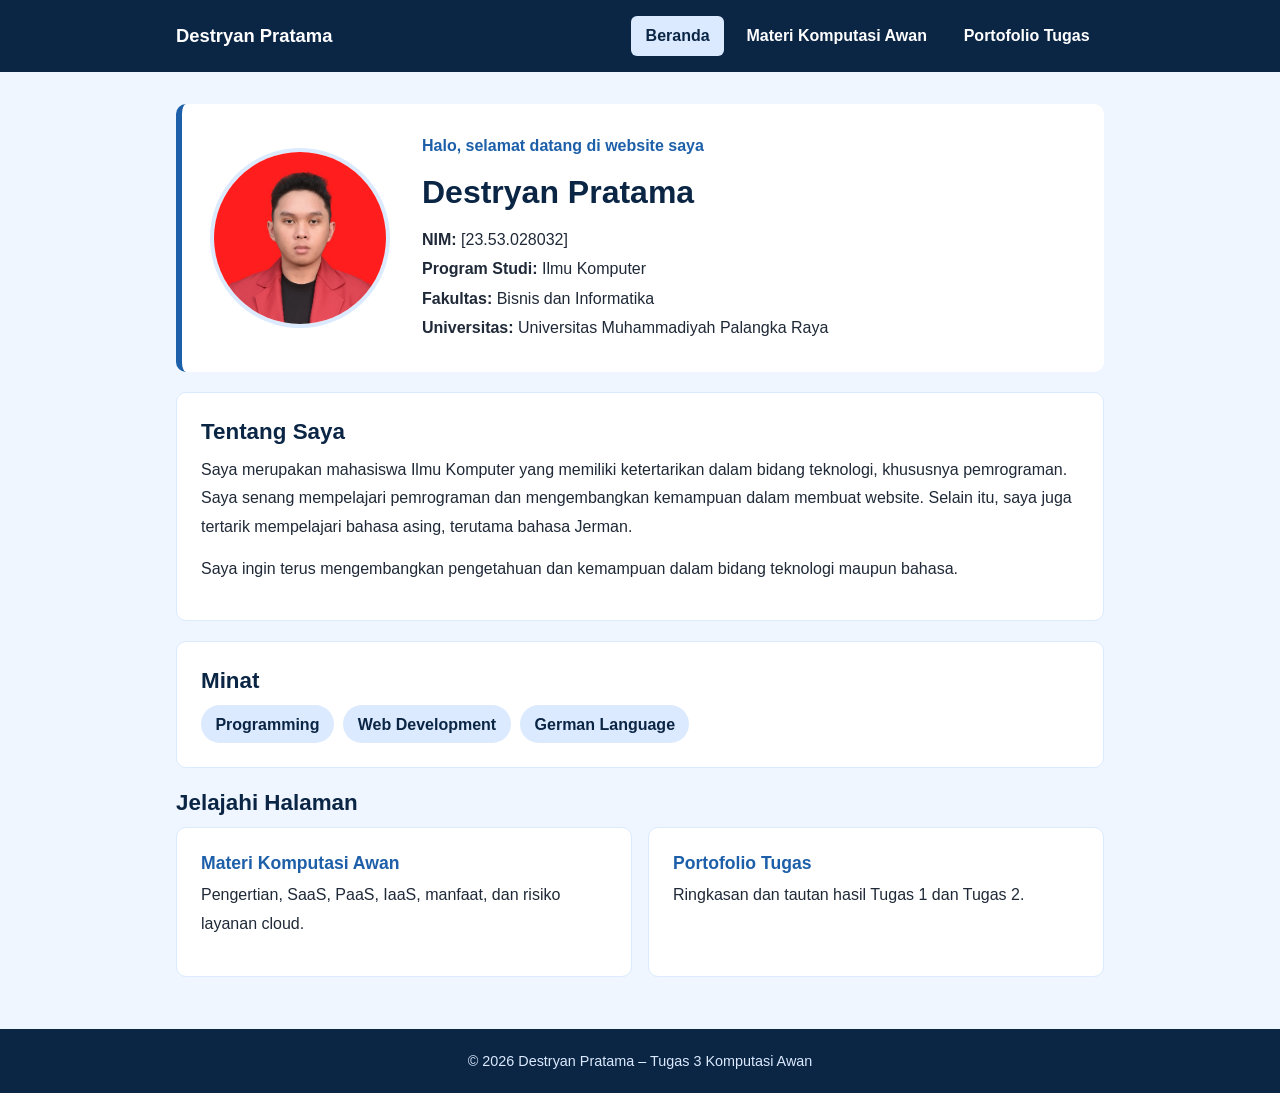
<file: index.html>
<!doctype html>
<html lang="id">
  <head>
    <meta charset="UTF-8" />
    <meta name="viewport" content="width=device-width, initial-scale=1.0" />
    <title>Beranda | Destryan Pratama</title>
    <link rel="stylesheet" href="assets/css/style.css" />
  </head>
  <body>
    <header>
      <div class="header-isi">
        <div class="logo">Destryan Pratama</div>
        <nav>
          <a href="index.html" class="aktif">Beranda</a>
          <a href="materi.html">Materi Komputasi Awan</a>
          <a href="portofolio.html">Portofolio Tugas</a>
        </nav>
      </div>
    </header>

    <main>
      <section class="hero">
        <img src="Destryan Profil.jpg" alt="Foto profil Destryan Pratama" />
        <div>
          <p class="sub">Halo, selamat datang di website saya</p>
          <h1>Destryan Pratama</h1>
          <ul class="data-diri">
            <li><strong>NIM:</strong> [23.53.028032]</li>
            <li><strong>Program Studi:</strong> Ilmu Komputer</li>
            <li><strong>Fakultas:</strong> Bisnis dan Informatika</li>
            <li>
              <strong>Universitas:</strong> Universitas Muhammadiyah Palangka
              Raya
            </li>
          </ul>
        </div>
      </section>

      <section class="kartu">
        <h2>Tentang Saya</h2>
        <p>
          Saya merupakan mahasiswa Ilmu Komputer yang memiliki ketertarikan
          dalam bidang teknologi, khususnya pemrograman. Saya senang mempelajari
          pemrograman dan mengembangkan kemampuan dalam membuat website. Selain
          itu, saya juga tertarik mempelajari bahasa asing, terutama bahasa
          Jerman.
        </p>
        <p>
          Saya ingin terus mengembangkan pengetahuan dan kemampuan dalam bidang
          teknologi maupun bahasa.
        </p>
      </section>

      <section class="kartu">
        <h2>Minat</h2>
        <ul class="minat">
          <li>Programming</li>
          <li>Web Development</li>
          <li>German Language</li>
        </ul>
      </section>

      <section>
        <h2>Jelajahi Halaman</h2>
        <div class="menu-halaman">
          <a href="materi.html" class="kartu">
            <h3>Materi Komputasi Awan</h3>
            <p>
              Pengertian, SaaS, PaaS, IaaS, manfaat, dan risiko layanan cloud.
            </p>
          </a>
          <a href="portofolio.html" class="kartu">
            <h3>Portofolio Tugas</h3>
            <p>Ringkasan dan tautan hasil Tugas 1 dan Tugas 2.</p>
          </a>
        </div>
      </section>
    </main>

    <footer>&copy; 2026 Destryan Pratama &ndash; Tugas 3 Komputasi Awan</footer>
  </body>
</html>
</file>
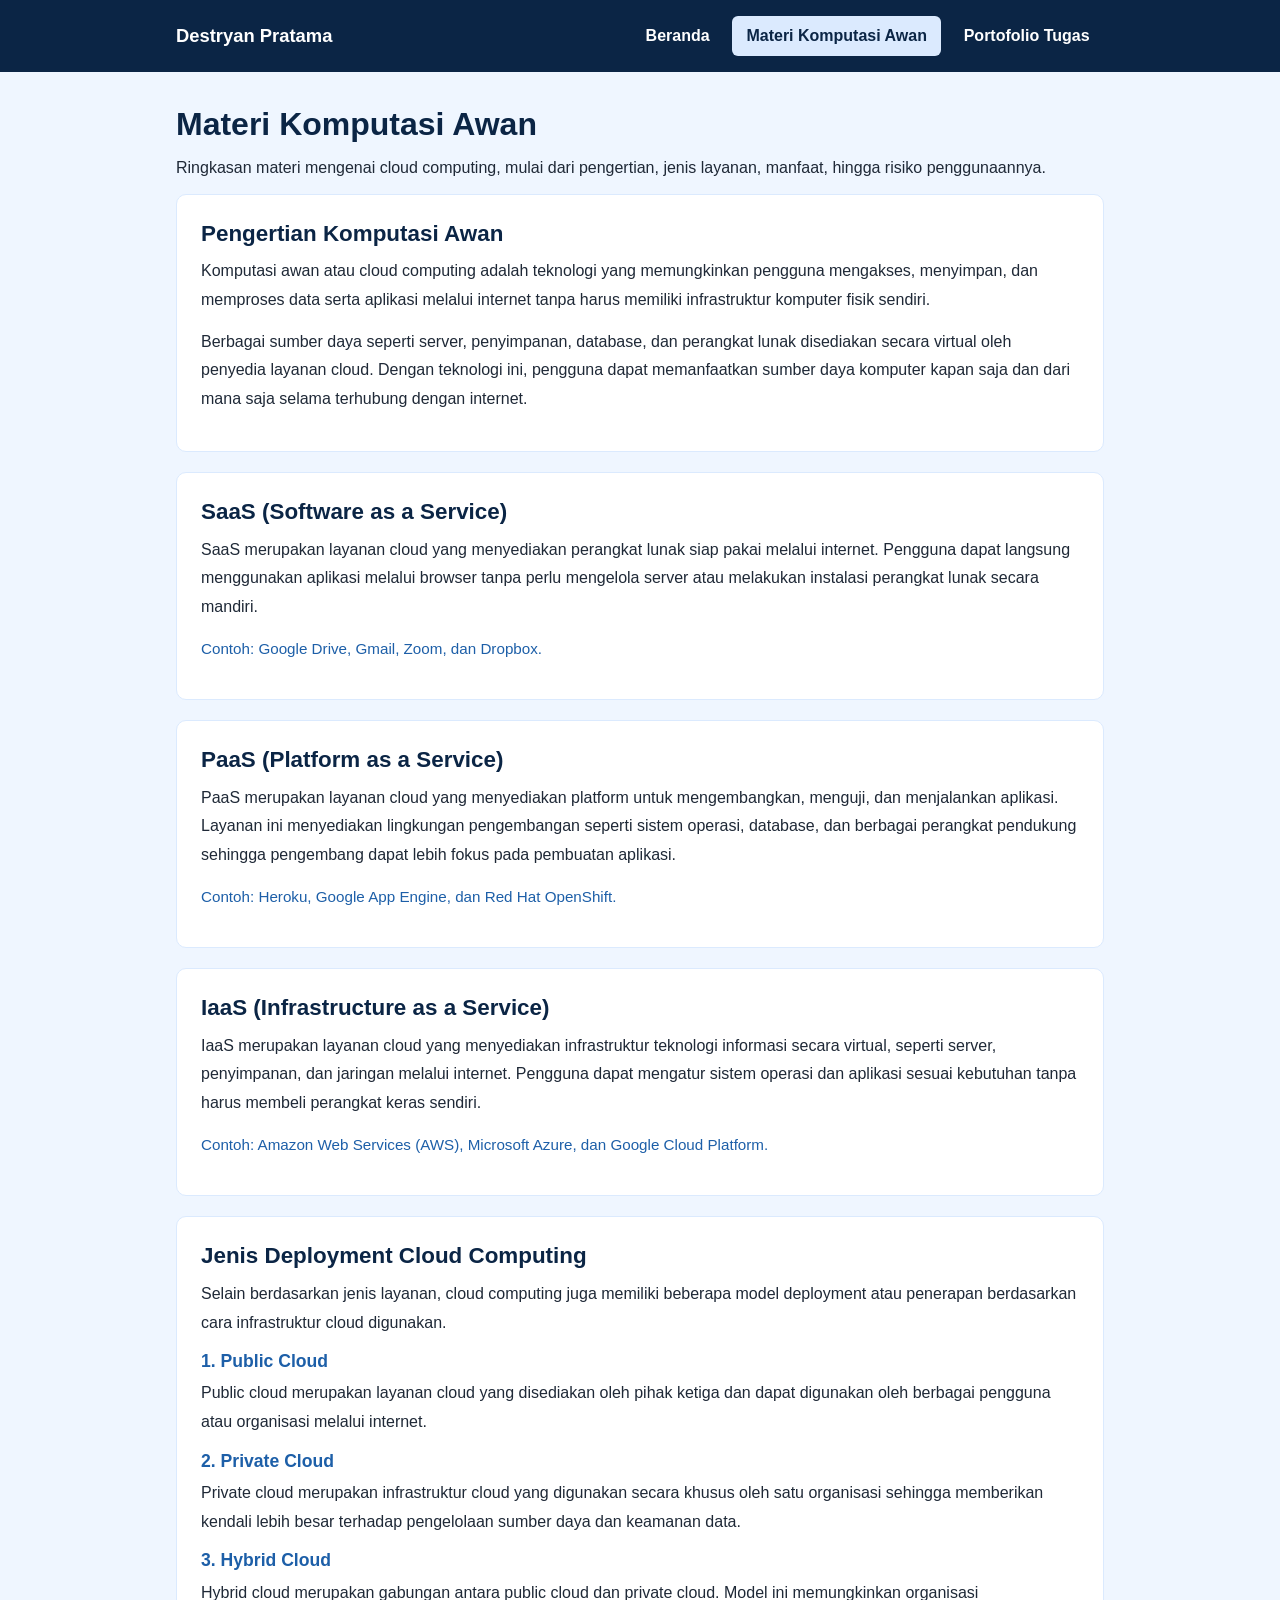
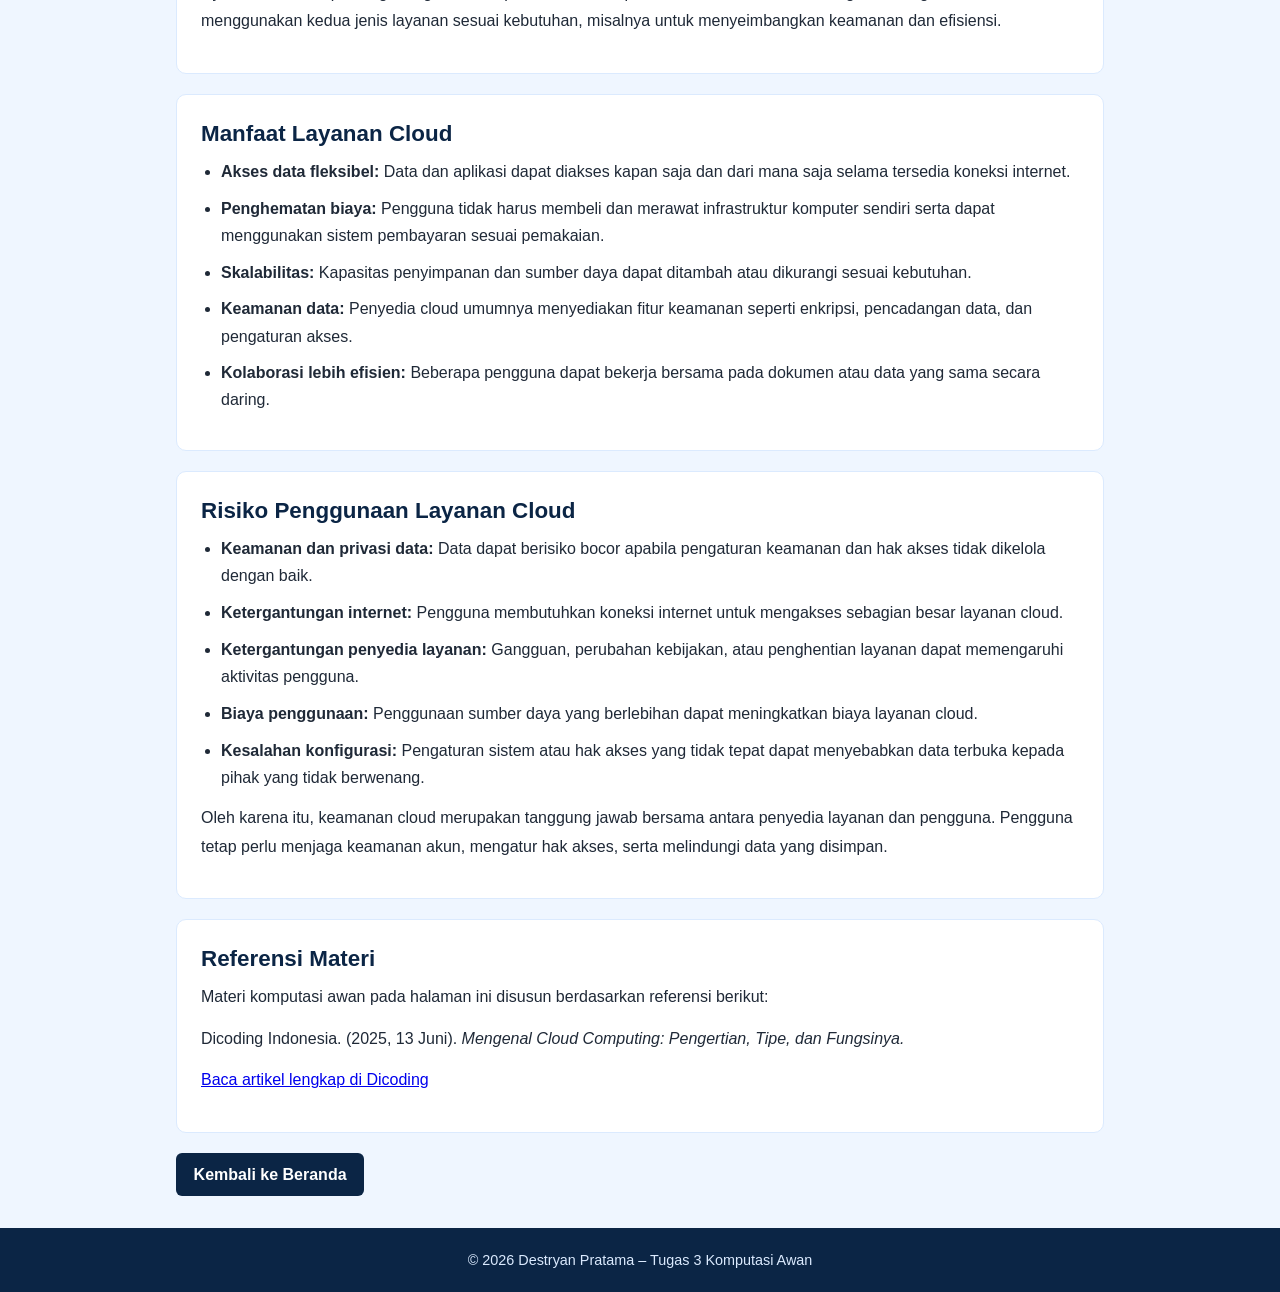
<file: materi.html>
<!doctype html>
<html lang="id">
  <head>
    <meta charset="UTF-8" />
    <meta name="viewport" content="width=device-width, initial-scale=1.0" />
    <title>Materi Komputasi Awan | Destryan Pratama</title>
    <link rel="stylesheet" href="assets/css/style.css" />
  </head>
  <body>
    <header>
      <div class="header-isi">
        <div class="logo">Destryan Pratama</div>
        <nav>
          <a href="index.html">Beranda</a>
          <a href="materi.html" class="aktif">Materi Komputasi Awan</a>
          <a href="portofolio.html">Portofolio Tugas</a>
        </nav>
      </div>
    </header>

    <main>
      <h1>Materi Komputasi Awan</h1>
      <p>
        Ringkasan materi mengenai cloud computing, mulai dari pengertian, jenis
        layanan, manfaat, hingga risiko penggunaannya.
      </p>

      <section class="kartu">
        <h2>Pengertian Komputasi Awan</h2>
        <p>
          Komputasi awan atau cloud computing adalah teknologi yang memungkinkan
          pengguna mengakses, menyimpan, dan memproses data serta aplikasi
          melalui internet tanpa harus memiliki infrastruktur komputer fisik
          sendiri.
        </p>
        <p>
          Berbagai sumber daya seperti server, penyimpanan, database, dan
          perangkat lunak disediakan secara virtual oleh penyedia layanan cloud.
          Dengan teknologi ini, pengguna dapat memanfaatkan sumber daya komputer
          kapan saja dan dari mana saja selama terhubung dengan internet.
        </p>
      </section>

      <section class="kartu">
        <h2>SaaS (Software as a Service)</h2>
        <p>
          SaaS merupakan layanan cloud yang menyediakan perangkat lunak siap
          pakai melalui internet. Pengguna dapat langsung menggunakan aplikasi
          melalui browser tanpa perlu mengelola server atau melakukan instalasi
          perangkat lunak secara mandiri.
        </p>
        <p class="contoh">Contoh: Google Drive, Gmail, Zoom, dan Dropbox.</p>
      </section>

      <section class="kartu">
        <h2>PaaS (Platform as a Service)</h2>
        <p>
          PaaS merupakan layanan cloud yang menyediakan platform untuk
          mengembangkan, menguji, dan menjalankan aplikasi. Layanan ini
          menyediakan lingkungan pengembangan seperti sistem operasi, database,
          dan berbagai perangkat pendukung sehingga pengembang dapat lebih fokus
          pada pembuatan aplikasi.
        </p>
        <p class="contoh">
          Contoh: Heroku, Google App Engine, dan Red Hat OpenShift.
        </p>
      </section>

      <section class="kartu">
        <h2>IaaS (Infrastructure as a Service)</h2>
        <p>
          IaaS merupakan layanan cloud yang menyediakan infrastruktur teknologi
          informasi secara virtual, seperti server, penyimpanan, dan jaringan
          melalui internet. Pengguna dapat mengatur sistem operasi dan aplikasi
          sesuai kebutuhan tanpa harus membeli perangkat keras sendiri.
        </p>
        <p class="contoh">
          Contoh: Amazon Web Services (AWS), Microsoft Azure, dan Google Cloud
          Platform.
        </p>
      </section>

      <section class="kartu">
        <h2>Jenis Deployment Cloud Computing</h2>
        <p>
          Selain berdasarkan jenis layanan, cloud computing juga memiliki
          beberapa model deployment atau penerapan berdasarkan cara
          infrastruktur cloud digunakan.
        </p>

        <h3>1. Public Cloud</h3>
        <p>
          Public cloud merupakan layanan cloud yang disediakan oleh pihak ketiga
          dan dapat digunakan oleh berbagai pengguna atau organisasi melalui
          internet.
        </p>

        <h3>2. Private Cloud</h3>
        <p>
          Private cloud merupakan infrastruktur cloud yang digunakan secara
          khusus oleh satu organisasi sehingga memberikan kendali lebih besar
          terhadap pengelolaan sumber daya dan keamanan data.
        </p>

        <h3>3. Hybrid Cloud</h3>
        <p>
          Hybrid cloud merupakan gabungan antara public cloud dan private cloud.
          Model ini memungkinkan organisasi menggunakan kedua jenis layanan
          sesuai kebutuhan, misalnya untuk menyeimbangkan keamanan dan
          efisiensi.
        </p>
      </section>

      <section class="kartu">
        <h2>Manfaat Layanan Cloud</h2>
        <ul class="daftar">
          <li>
            <strong>Akses data fleksibel:</strong>
            Data dan aplikasi dapat diakses kapan saja dan dari mana saja selama
            tersedia koneksi internet.
          </li>
          <li>
            <strong>Penghematan biaya:</strong>
            Pengguna tidak harus membeli dan merawat infrastruktur komputer
            sendiri serta dapat menggunakan sistem pembayaran sesuai pemakaian.
          </li>
          <li>
            <strong>Skalabilitas:</strong>
            Kapasitas penyimpanan dan sumber daya dapat ditambah atau dikurangi
            sesuai kebutuhan.
          </li>
          <li>
            <strong>Keamanan data:</strong>
            Penyedia cloud umumnya menyediakan fitur keamanan seperti enkripsi,
            pencadangan data, dan pengaturan akses.
          </li>
          <li>
            <strong>Kolaborasi lebih efisien:</strong>
            Beberapa pengguna dapat bekerja bersama pada dokumen atau data yang
            sama secara daring.
          </li>
        </ul>
      </section>

      <section class="kartu">
        <h2>Risiko Penggunaan Layanan Cloud</h2>
        <ul class="daftar">
          <li>
            <strong>Keamanan dan privasi data:</strong>
            Data dapat berisiko bocor apabila pengaturan keamanan dan hak akses
            tidak dikelola dengan baik.
          </li>
          <li>
            <strong>Ketergantungan internet:</strong>
            Pengguna membutuhkan koneksi internet untuk mengakses sebagian besar
            layanan cloud.
          </li>
          <li>
            <strong>Ketergantungan penyedia layanan:</strong>
            Gangguan, perubahan kebijakan, atau penghentian layanan dapat
            memengaruhi aktivitas pengguna.
          </li>
          <li>
            <strong>Biaya penggunaan:</strong>
            Penggunaan sumber daya yang berlebihan dapat meningkatkan biaya
            layanan cloud.
          </li>
          <li>
            <strong>Kesalahan konfigurasi:</strong>
            Pengaturan sistem atau hak akses yang tidak tepat dapat menyebabkan
            data terbuka kepada pihak yang tidak berwenang.
          </li>
        </ul>

        <p>
          Oleh karena itu, keamanan cloud merupakan tanggung jawab bersama
          antara penyedia layanan dan pengguna. Pengguna tetap perlu menjaga
          keamanan akun, mengatur hak akses, serta melindungi data yang
          disimpan.
        </p>
      </section>

      <section class="kartu">
        <h2>Referensi Materi</h2>
        <p>
          Materi komputasi awan pada halaman ini disusun berdasarkan referensi
          berikut:
        </p>
        <p>
          Dicoding Indonesia. (2025, 13 Juni).
          <em>Mengenal Cloud Computing: Pengertian, Tipe, dan Fungsinya.</em>
        </p>
        <p>
          <a
            href="https://www.dicoding.com/blog/mengenal-cloud-computing-pengertian-tipe-dan-fungsinya/"
            target="_blank"
            rel="noopener noreferrer"
          >
            Baca artikel lengkap di Dicoding
          </a>
        </p>
      </section>

      <a href="index.html" class="tombol">Kembali ke Beranda</a>
    </main>

    <footer>&copy; 2026 Destryan Pratama – Tugas 3 Komputasi Awan</footer>
  </body>
</html>
</file>
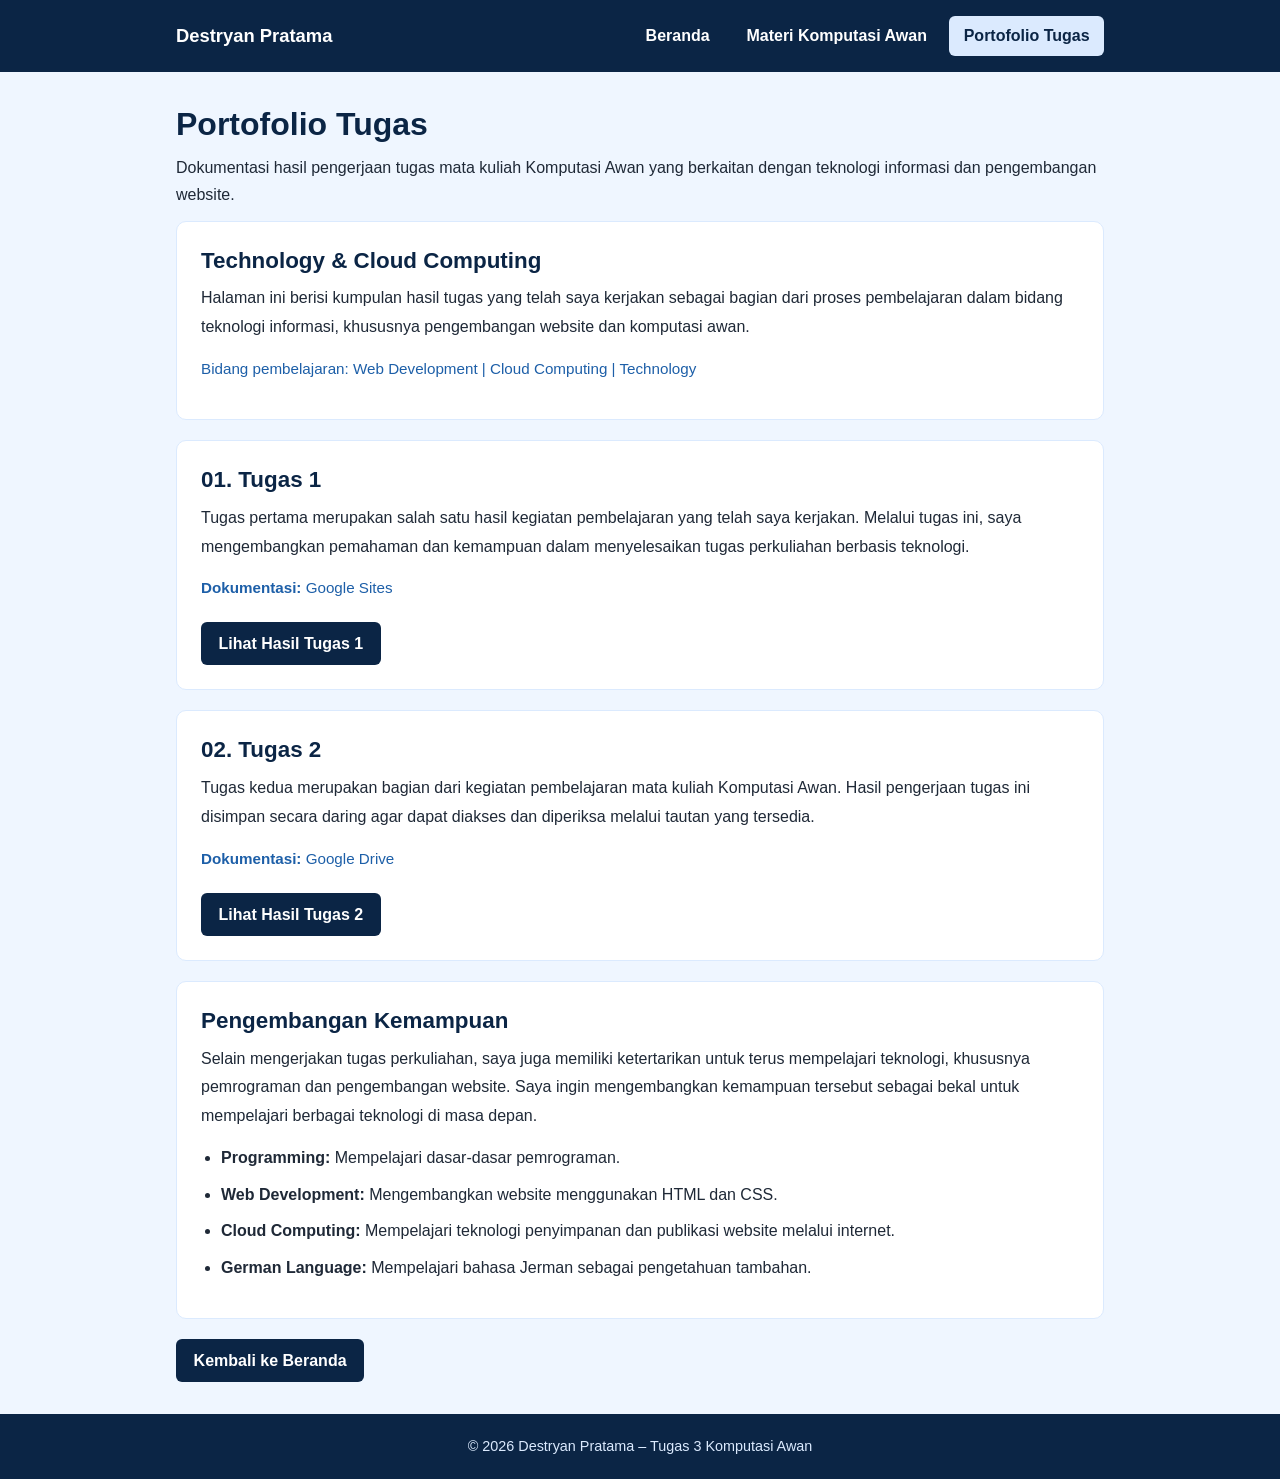
<file: portofolio.html>
<!doctype html>
<html lang="id">
  <head>
    <meta charset="UTF-8" />
    <meta name="viewport" content="width=device-width, initial-scale=1.0" />
    <title>Portofolio Tugas | Destryan Pratama</title>
    <link rel="stylesheet" href="assets/css/style.css" />
  </head>
  <body>
    <header>
      <div class="header-isi">
        <div class="logo">Destryan Pratama</div>
        <nav>
          <a href="index.html">Beranda</a>
          <a href="materi.html">Materi Komputasi Awan</a>
          <a href="portofolio.html" class="aktif">Portofolio Tugas</a>
        </nav>
      </div>
    </header>

    <main>
      <h1>Portofolio Tugas</h1>
      <p>
        Dokumentasi hasil pengerjaan tugas mata kuliah Komputasi Awan yang
        berkaitan dengan teknologi informasi dan pengembangan website.
      </p>

      <section class="kartu">
        <h2>Technology & Cloud Computing</h2>
        <p>
          Halaman ini berisi kumpulan hasil tugas yang telah saya kerjakan
          sebagai bagian dari proses pembelajaran dalam bidang teknologi
          informasi, khususnya pengembangan website dan komputasi awan.
        </p>
        <p class="contoh">
          Bidang pembelajaran: Web Development | Cloud Computing | Technology
        </p>
      </section>

      <section class="kartu">
        <h2>01. Tugas 1</h2>
        <p>
          Tugas pertama merupakan salah satu hasil kegiatan pembelajaran yang
          telah saya kerjakan. Melalui tugas ini, saya mengembangkan pemahaman
          dan kemampuan dalam menyelesaikan tugas perkuliahan berbasis
          teknologi.
        </p>

        <p class="contoh"><strong>Dokumentasi:</strong> Google Sites</p>

        <a
          href="https://sites.google.com/view/destryan-pratama-2353028032/tentang?authuser=0"
          class="tombol"
          target="_blank"
          rel="noopener noreferrer"
        >
          Lihat Hasil Tugas 1
        </a>
      </section>

      <section class="kartu">
        <h2>02. Tugas 2</h2>
        <p>
          Tugas kedua merupakan bagian dari kegiatan pembelajaran mata kuliah
          Komputasi Awan. Hasil pengerjaan tugas ini disimpan secara daring agar
          dapat diakses dan diperiksa melalui tautan yang tersedia.
        </p>

        <p class="contoh"><strong>Dokumentasi:</strong> Google Drive</p>

        <a
          href="https://drive.google.com/drive/folders/1Q2FEPpOqfg0LNZ1eXOxpMDCo7bEeReWv"
          class="tombol"
          target="_blank"
          rel="noopener noreferrer"
        >
          Lihat Hasil Tugas 2
        </a>
      </section>

      <section class="kartu">
        <h2>Pengembangan Kemampuan</h2>
        <p>
          Selain mengerjakan tugas perkuliahan, saya juga memiliki ketertarikan
          untuk terus mempelajari teknologi, khususnya pemrograman dan
          pengembangan website. Saya ingin mengembangkan kemampuan tersebut
          sebagai bekal untuk mempelajari berbagai teknologi di masa depan.
        </p>

        <ul class="daftar">
          <li>
            <strong>Programming:</strong> Mempelajari dasar-dasar pemrograman.
          </li>
          <li>
            <strong>Web Development:</strong> Mengembangkan website menggunakan
            HTML dan CSS.
          </li>
          <li>
            <strong>Cloud Computing:</strong> Mempelajari teknologi penyimpanan
            dan publikasi website melalui internet.
          </li>
          <li>
            <strong>German Language:</strong> Mempelajari bahasa Jerman sebagai
            pengetahuan tambahan.
          </li>
        </ul>
      </section>

      <a href="index.html" class="tombol">Kembali ke Beranda</a>
    </main>

    <footer>&copy; 2026 Destryan Pratama &ndash; Tugas 3 Komputasi Awan</footer>
  </body>
</html>
</file>
<file: assets/css/style.css>
/* ===== Variabel warna (mudah diganti di satu tempat) ===== */
:root {
  --navy: #0b2545;
  --biru: #1d5fa8;
  --biru-muda: #dbeafe;
  --biru-muda-2: #eff6ff;
  --putih: #ffffff;
  --teks: #1f2937;
}

* {
  box-sizing: border-box;
  margin: 0;
  padding: 0;
}

body {
  font-family: "Segoe UI", Tahoma, Arial, sans-serif;
  line-height: 1.7;
  color: var(--teks);
  background: var(--biru-muda-2);
}

/* ===== Header & navigasi ===== */
header {
  background: var(--navy);
  color: var(--putih);
}
.header-isi {
  max-width: 960px;
  margin: 0 auto;
  padding: 1rem;
  display: flex;
  justify-content: space-between;
  align-items: center;
  flex-wrap: wrap;
  gap: 0.75rem;
}
.logo {
  font-size: 1.15rem;
  font-weight: 700;
}
nav {
  display: flex;
  gap: 0.5rem;
  flex-wrap: wrap;
}
nav a {
  color: var(--putih);
  text-decoration: none;
  font-weight: 600;
  padding: 0.4rem 0.9rem;
  border-radius: 6px;
  transition: background-color 0.2s;
}
nav a:hover {
  background: var(--biru);
}
nav a.aktif {
  background: var(--biru-muda);
  color: var(--navy);
}

/* ===== Konten ===== */
main {
  max-width: 960px;
  margin: 2rem auto;
  padding: 0 1rem;
}
h1,
h2,
h3 {
  color: var(--navy);
  line-height: 1.3;
}
h1 {
  font-size: 2rem;
  margin-bottom: 0.5rem;
}
h2 {
  font-size: 1.4rem;
  margin-bottom: 0.6rem;
}
h3 {
  font-size: 1.1rem;
  margin-bottom: 0.4rem;
}
p {
  margin-bottom: 0.8rem;
}

.kartu {
  background: var(--putih);
  border: 1px solid var(--biru-muda);
  border-radius: 10px;
  padding: 1.5rem;
  margin-bottom: 1.25rem;
  transition: all 0.3s ease;
}

.kartu:hover {
  border-color: var(--biru);
  transform: translateY(-4px);
  box-shadow: 0 8px 20px rgba(11, 37, 69, 0.1);
}

.kartu h2 {
  color: var(--navy);
}

.kartu h3 {
  color: var(--biru);
}

.kartu .contoh {
  color: var(--biru);
  font-size: 0.95rem;
}

/* ===== Beranda ===== */
.hero {
  display: flex;
  gap: 2rem;
  align-items: center;
  background: var(--putih);
  border-left: 6px solid var(--biru);
  border-radius: 10px;
  padding: 1.75rem;
  margin-bottom: 1.25rem;
}

.hero img {
  width: 180px;
  height: 180px;
  object-fit: cover;
  object-position: center 20%;
  border-radius: 50%;
  border: 4px solid var(--biru-muda);
  flex-shrink: 0;
  align-self: center;
}

.hero .sub {
  color: var(--biru);
  font-weight: 600;
}
.data-diri {
  list-style: none;
  margin-top: 0.75rem;
}
.data-diri li {
  margin-bottom: 0.15rem;
}

.minat {
  display: flex;
  gap: 0.6rem;
  flex-wrap: wrap;
  list-style: none;
}
.minat li {
  background: var(--biru-muda);
  color: var(--navy);
  padding: 0.35rem 0.9rem;
  border-radius: 999px;
  font-weight: 600;
}

.menu-halaman {
  display: grid;
  gap: 1rem;
  grid-template-columns: repeat(auto-fit, minmax(240px, 1fr));
}
.menu-halaman a {
  text-decoration: none;
  color: inherit;
}

/* ===== Tombol / tautan ===== */
.tombol {
  display: inline-block;
  background: var(--navy);
  color: var(--putih);
  padding: 0.5rem 1.1rem;
  border-radius: 6px;
  text-decoration: none;
  font-weight: 600;
  transition: background-color 0.2s;
}
.tombol:hover {
  background: var(--biru);
}

/* ===== Materi ===== */

.kartu .tombol {
  margin-top: 0.5rem;
}

.kartu p {
  line-height: 1.8;
}

.kartu .daftar {
  margin-top: 0.5rem;
}

.kartu .daftar li {
  margin-bottom: 0.6rem;
}

.daftar {
  margin-left: 1.25rem;
  margin-bottom: 0.8rem;
}
.daftar li {
  margin-bottom: 0.3rem;
}
.contoh {
  color: #475569;
  font-size: 0.95rem;
}

/* ===== Footer ===== */
footer {
  background: var(--navy);
  color: var(--biru-muda);
  text-align: center;
  padding: 1.25rem 1rem;
  margin-top: 2rem;
  font-size: 0.9rem;
}

/* ===== Responsif (smartphone) ===== */
@media (max-width: 640px) {
  .hero {
    flex-direction: column;
    text-align: center;
  }
  .hero .data-diri {
    text-align: left;
  }
  .minat {
    justify-content: center;
  }
  h1 {
    font-size: 1.6rem;
  }
  .header-isi {
    flex-direction: column;
  }
}
</file>
